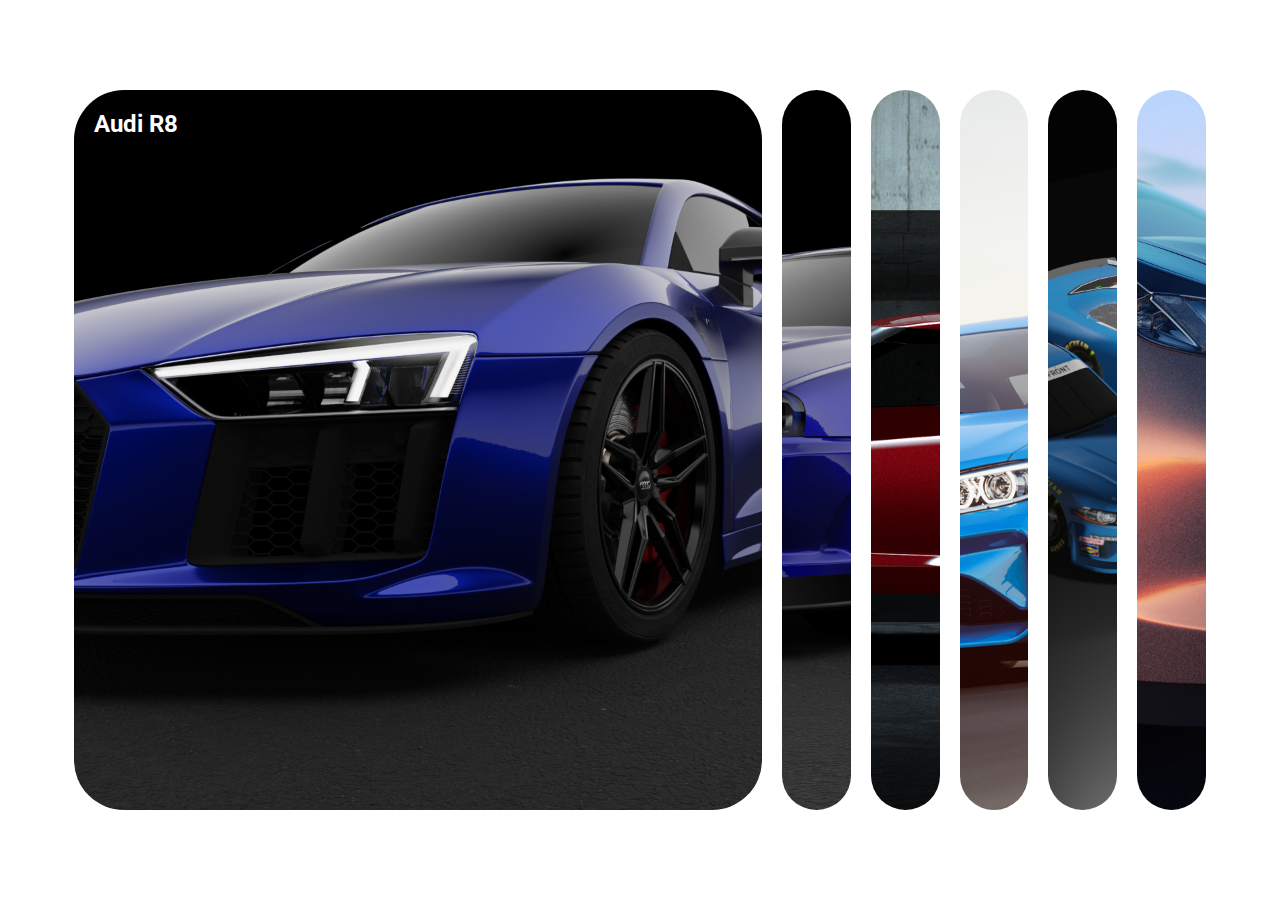
<file: 01-Expanding-Cards/index.html>
<!DOCTYPE html>
<html lang="pt-BR">
<head>
    <link rel="stylesheet" href="style.css">
    <link rel="stylesheet" href="https://cdnjs.cloudflare.com/ajax/libs/font-awesome/6.1.1/css/all.min.css" integrity="sha512-KfkfwYDsLkIlwQp6LFnl8zNdLGxu9YAA1QvwINks4PhcElQSvqcyVLLD9aMhXd13uQjoXtEKNosOWaZqXgel0g==" crossorigin="anonymous" referrerpolicy="no-referrer" />
    <meta charset="UTF-8">
    <meta http-equiv="X-UA-Compatible" content="IE=edge">
    <meta name="viewport" content="width=device-width, initial-scale=1.0">
    <title>Expanding Cards - 1</title>
</head>
<body>
    <div class="container">
        <div class="panel active" style="background-image: url(img/r8-render.png);">
            <h3>Audi R8</h3>
        </div>
        <div class="panel" style="background-image: url(img/gtr-render.png);">
            <h3>Nissan Skyline GTR-R34</h3>
        </div>
        <div class="panel" style="background-image: url(img/Gtr35-render.jpeg);">
            <h3>Nissan Skyline GTR-R35</h3>
        </div>
        <div class="panel" style="background-image: url(img/Bmw.png);">
            <h3>Bmw Blender Render</h3>
        </div>
        <div class="panel" style="background-image: url(img/Nascars\ .png);">
            <h3>4 Blue Nascar Xfinity</h3>
        </div>
        <div class="panel" style="background-image: url(img/Corvette.png);">
            <h3>Corvette</h3>
        </div>

    </div>
    
    <script src="script.js"></script>
</body>
</html>
</file>
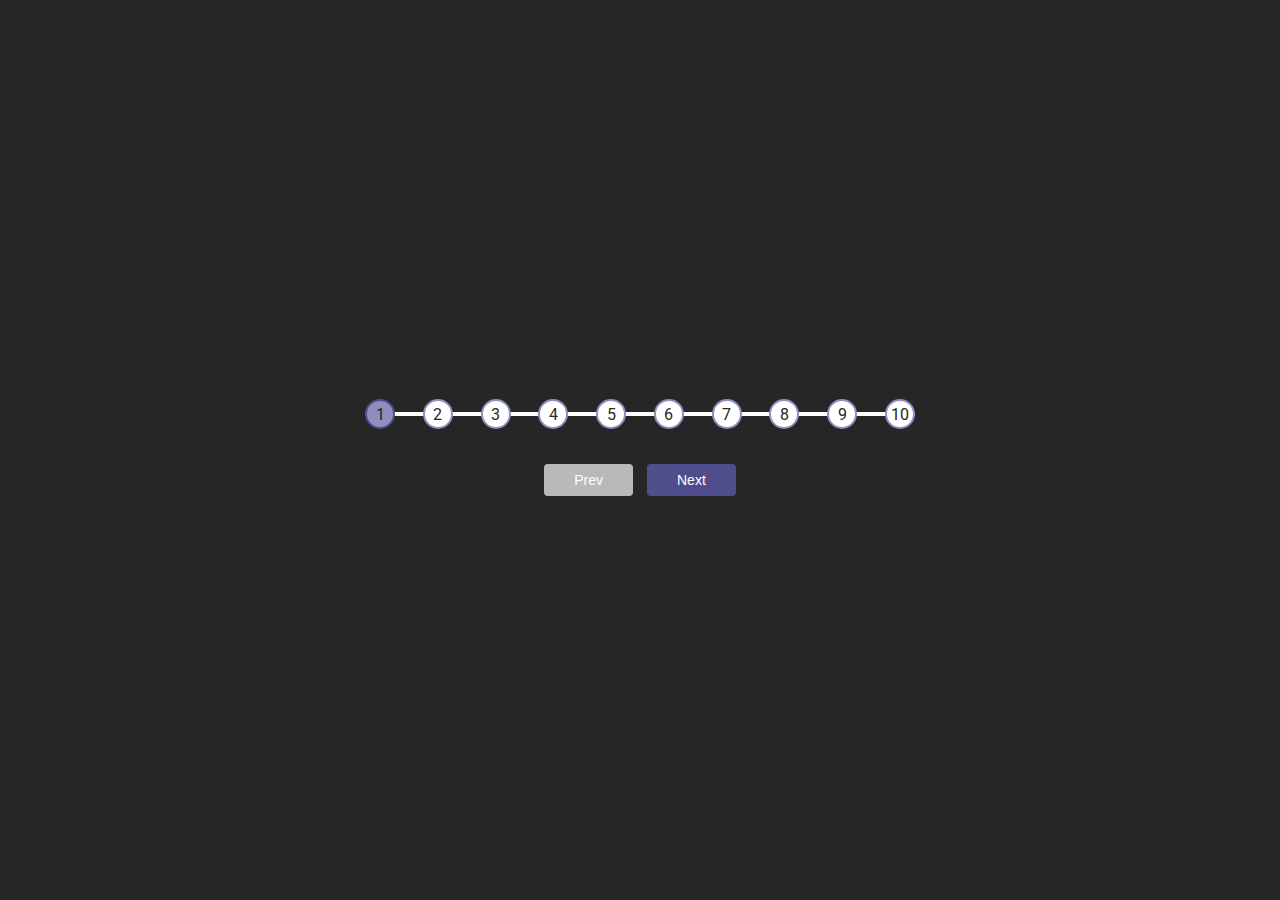
<file: 02-Progress-Steps/index.html>
<!DOCTYPE html>
<html lang="pt-BR">
<head>
    <link rel="stylesheet" href="style.css">
    <link rel="stylesheet" href="https://cdnjs.cloudflare.com/ajax/libs/font-awesome/6.1.1/css/all.min.css" integrity="sha512-KfkfwYDsLkIlwQp6LFnl8zNdLGxu9YAA1QvwINks4PhcElQSvqcyVLLD9aMhXd13uQjoXtEKNosOWaZqXgel0g==" crossorigin="anonymous" referrerpolicy="no-referrer" />
    <meta charset="UTF-8">
    <meta http-equiv="X-UA-Compatible" content="IE=edge">
    <meta name="viewport" content="width=device-width, initial-scale=1.0">
    <title>Progress Steps - 2</title>
</head>
<body>
    <div class="container">
        <div class="progress-container">
            <div class="progress" id="progress"></div>
            <div class="circle active">1</div>
            <div class="circle">2</div>
            <div class="circle">3</div>
            <div class="circle">4</div>
            <div class="circle">5</div>
            <div class="circle">6</div>
            <div class="circle">7</div>
            <div class="circle">8</div>
            <div class="circle">9</div>
            <div class="circle">10</div>
        </div>
            <button class="btn" id="prev" disabled>Prev</button>
            <button class="btn" id="next">Next</button>
    </div>
    <script src="script.js"></script>
</body>
</html>
</file>
<file: 01-Expanding-Cards/style.css>
@import url('https://fonts.googleapis.com/css2?family=Montserrat:ital,wght@0,400;0,700;1,400&family=Roboto:wght@400;700&display=swap');

* {
    box-sizing: border-box;
}

body {
    font-family: 'Roboto', sans-serif;
    display: flex;
    align-items: center;
    justify-content: center;
    height: 100vh;
    overflow: hidden;
    margin: 0;
}

.container {
    display: flex;
    width: 90vw;
}

.panel {
    background-size: auto 100%;
    background-position: center;
    background-repeat: no-repeat;
    height: 80vh;
    border-radius: 50px;
    color: #fff;
    cursor: pointer;
    flex: 0.5;
    margin: 10px;
    position: relative;
    transition: flex 0.7s ease-in;
}

.panel h3 {
    font-size: 24px;
    position: absolute;
    top: 20px;
    left: 20px;
    margin: 0;
    opacity: 0;
    text-shadow: 0px 0px 5px #000
}

.panel.active {
    flex: 5;
}

.panel.active h3 {
    opacity: 1;
    transition: opacity 0.3s ease-in 0.4s;
}

@media(max-width: 580px) {
    .container {
        width: 100vw;
    }

    .panel:nth-of-type(5),
    .panel:nth-of-type(6) {
        display: none;
    }
}
</file>
<file: 02-Progress-Steps/style.css>
@import url('https://fonts.googleapis.com/css2?family=Montserrat:ital,wght@0,400;0,700;1,400&family=Roboto:wght@400;700&display=swap');

:root {
    --black: #262626;
    --xfocus: #8F8EBF;
    --focus: #4F4D8C;
}

* {
    box-sizing: border-box;
}

body {
    font-family: 'Roboto', sans-serif;
    display: flex;
    align-items: center;
    justify-content: center;
    height: 100vh;
    overflow: hidden;
    margin: 0;
    background-color: var(--black);
}

.container {
    text-align: center;
}

.progress-container {
    display: flex;
    justify-content: space-between;
    position: relative;
    margin-bottom: 30px;
    max-width: 100%;
    width: 550px;
}

.progress-container::before {
    content: '';
    background-color: #fff;
    position: absolute;
    top: 50%;
    left: 0;
    height: 4px;
    width: 100%;
    transform: translateY(-50%);
    z-index: -1;
    transition: 0.5s ease;
}

.progress {
    background-color: var(--focus);
    position: absolute;
    top: 50%;
    left: 0;
    height: 4px;
    width: 0%;
    transform: translateY(-50%);
    z-index: -1;
    transition: 0.5s ease;
}

.circle {
    background-color: #ffffff;
    color: var(--black);
    border-radius: 50%;
    height: 30px;
    width: 30px;
    display: flex;
    justify-content: center;
    align-items: center;
    border: 2px solid var(--xfocus);
    transition: 0.4s ease;
}

.active {

    background-color: var(--xfocus);
    border: 2px solid var(--focus);
    transition: 0.4s ease;
}

.btn {
    background-color: var(--focus);
    color: #FFF;
    border: 0;
    border-radius: 4px;
    cursor: pointer;
    padding: 8px 30px;
    margin: 5px;
    font-size: 14px;
}

.btn:active {
    transform: scale(0.98);
}

.btn:focus {
    outline: 0;
}

.btn:disabled {
    background-color: #b9b9b9;
    cursor: not-allowed;
}
</file>
